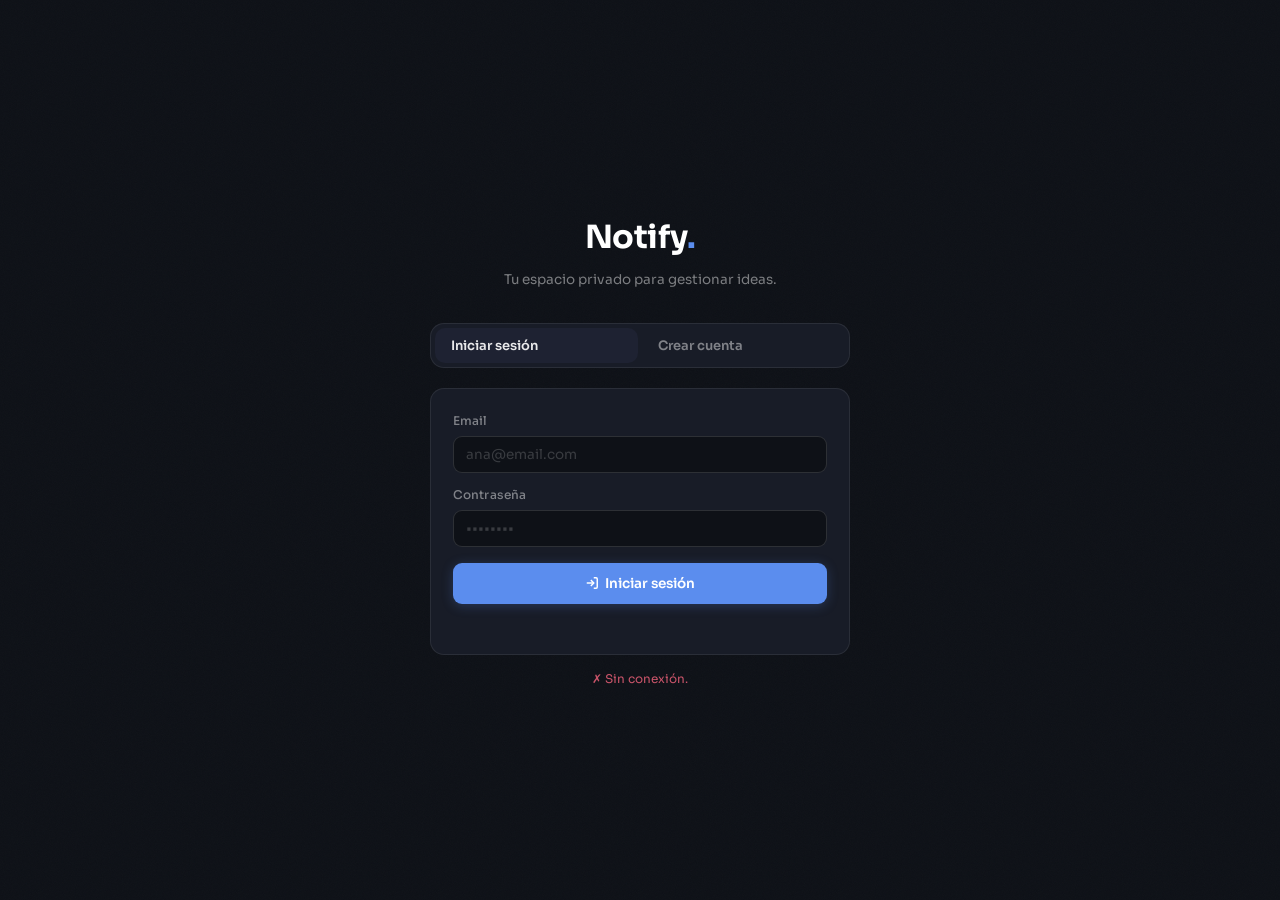
<file: index.html>
<!doctype html>
<html lang="es">
<head>
  <meta charset="utf-8" />
  <meta name="viewport" content="width=device-width,initial-scale=1" />
  <title>Notify</title>
  <link rel="preconnect" href="https://fonts.googleapis.com">
  <link rel="preconnect" href="https://fonts.gstatic.com" crossorigin>
  <link href="https://fonts.googleapis.com/css2?family=Sora:wght@300;400;500;600;700&family=JetBrains+Mono:wght@400;500&display=swap" rel="stylesheet">
  <link rel="stylesheet" href="./style.css" />
</head>
<body>
  <div class="noise"></div>

  <!-- AUTH -->
  <div id="pageAuth" class="page page-auth">
    <div class="auth-wrap">
      <div class="auth-brand">
        <h1>Notify<span class="dot">.</span></h1>
        <p class="muted">Tu espacio privado para gestionar ideas.</p>
      </div>
      <div class="auth-tabs">
        <button type="button" class="auth-tab active" id="tabLogin">Iniciar sesión</button>
        <button type="button" class="auth-tab" id="tabRegistro">Crear cuenta</button>
      </div>
      <div id="panelLogin" class="auth-panel">
        <label class="field"><span>Email</span>
          <input id="lEmail" type="email" placeholder="ana@email.com" autocomplete="email" />
        </label>
        <label class="field"><span>Contraseña</span>
          <input id="lPassword" type="password" placeholder="••••••••" autocomplete="current-password" />
        </label>
        <button type="button" id="btnLogin" class="btn-primary btn-full">
          <svg width="14" height="14" viewBox="0 0 24 24" fill="none" stroke="currentColor" stroke-width="2.5"><path d="M15 3h4a2 2 0 0 1 2 2v14a2 2 0 0 1-2 2h-4"/><polyline points="10 17 15 12 10 7"/><line x1="15" y1="12" x2="3" y2="12"/></svg>
          Iniciar sesión
        </button>
        <p id="msgLogin" class="msg" aria-live="polite"></p>
      </div>
      <div id="panelRegistro" class="auth-panel" style="display:none;">
        <label class="field"><span>Nombre</span>
          <input id="uNombre" type="text" placeholder="Ana García" autocomplete="name" />
        </label>
        <label class="field"><span>Email</span>
          <input id="uEmail" type="email" placeholder="ana@email.com" autocomplete="email" />
        </label>
        <label class="field"><span>Contraseña <em class="hint">mín. 6 caracteres</em></span>
          <input id="uPassword" type="password" placeholder="••••••••" autocomplete="new-password" />
        </label>
        <button type="button" id="btnCrearUsuario" class="btn-primary btn-full">
          <svg width="14" height="14" viewBox="0 0 24 24" fill="none" stroke="currentColor" stroke-width="2.5"><path d="M16 21v-2a4 4 0 0 0-4-4H6a4 4 0 0 0-4 4v2"/><circle cx="9" cy="7" r="4"/><line x1="19" y1="8" x2="19" y2="14"/><line x1="22" y1="11" x2="16" y2="11"/></svg>
          Crear cuenta
        </button>
        <p id="msgRegistro" class="msg" aria-live="polite"></p>
      </div>
      <p id="serverStatus" style="text-align:center;margin-top:14px;min-height:18px;font-size:12px;color:var(--muted);"></p>
    </div>
  </div>

  <!-- APP -->
  <div id="pageApp" class="page" style="display:none;">
    <header class="container">
      <div class="header-inner">
        <div>
          <h1>Notify<span class="dot">.</span></h1>
          <p class="muted">Tu espacio privado para gestionar ideas.</p>
        </div>
        <div class="header-right">
          <div class="header-badge" id="usuarioActivoBadge">Sin usuario</div>
          <button type="button" id="btnLogout" class="btn-ghost btn-sm">
            <svg width="13" height="13" viewBox="0 0 24 24" fill="none" stroke="currentColor" stroke-width="2.5"><path d="M9 21H5a2 2 0 0 1-2-2V5a2 2 0 0 1 2-2h4"/><polyline points="16 17 21 12 16 7"/><line x1="21" y1="12" x2="9" y2="12"/></svg>
            Salir
          </button>
        </div>
      </div>
    </header>

    <main class="container">
      <div class="grid">

        <!-- CREAR NOTA -->
        <section class="card">
          <div class="card-label">NUEVA NOTA</div>
          <form id="formNota">
            <label class="field"><span>Descripción</span>
              <textarea id="descripcion" placeholder="Escribe la nota, pega una URL... La IA lo clasificará automáticamente."></textarea>
            </label>
            <div class="row">
              <label class="field"><span>Prioridad <em class="hint">opcional</em></span>
                <select id="prioridad">
                  <option value="">Sin prioridad</option>
                  <option value="low">🟢 low</option>
                  <option value="medium">🟡 medium</option>
                  <option value="high">🔴 high</option>
                </select>
              </label>
              <label class="field"><span>Autor <em class="hint">opcional</em></span>
                <input id="autor" type="text" placeholder="Tu nombre" />
              </label>
            </div>
            <div class="ia-badge">
              <svg width="12" height="12" viewBox="0 0 24 24" fill="none" stroke="currentColor" stroke-width="2"><circle cx="12" cy="12" r="10"/><path d="M12 8v4l3 3"/></svg>
              Clasificación automática con IA · Transcripción Whisper · Scraping de links
            </div>
            <div class="btn-row">
              <button type="submit" class="btn-primary">
                <svg width="14" height="14" viewBox="0 0 24 24" fill="none" stroke="currentColor" stroke-width="2.5"><line x1="12" y1="5" x2="12" y2="19"/><line x1="5" y1="12" x2="19" y2="12"/></svg>
                Crear nota
              </button>
              <button type="button" id="btnAdjuntar" class="btn-ghost">
                <svg width="13" height="13" viewBox="0 0 24 24" fill="none" stroke="currentColor" stroke-width="2.5"><path d="M21.44 11.05l-9.19 9.19a6 6 0 0 1-8.49-8.49l9.19-9.19a4 4 0 0 1 5.66 5.66l-9.2 9.19a2 2 0 0 1-2.83-2.83l8.49-8.48"/></svg>
                Adjuntar
              </button>
              <button type="button" id="btnRecargar" class="btn-ghost">
                <svg width="13" height="13" viewBox="0 0 24 24" fill="none" stroke="currentColor" stroke-width="2.5"><path d="M23 4v6h-6"/><path d="M1 20v-6h6"/><path d="M3.51 9a9 9 0 0 1 14.85-3.36L23 10M1 14l4.64 4.36A9 9 0 0 0 20.49 15"/></svg>
                Recargar
              </button>
            </div>
            <!-- Input oculto: audio, pdf, txt -->
            <input type="file" id="inputArchivo" accept="audio/*,.mp3,.wav,.ogg,.m4a,.webm,.pdf,.txt,text/plain" style="display:none;" />
            <div id="archivoPreview" class="archivo-preview" style="display:none;">
              <div class="archivo-info">
                <span id="archivoIcono">📎</span>
                <span id="archivoNombre" class="archivo-nombre"></span>
                <span id="archivoTipo" class="pill"></span>
              </div>
              <button type="button" id="btnQuitarArchivo" class="btn-quitar">✕</button>
            </div>
            <p id="msg" class="msg" aria-live="polite"></p>
          </form>
        </section>

        <!-- NOTAS PENDIENTES -->
        <section class="card">
          <div class="card-header">
            <div class="card-label" style="margin-bottom:0;">⏳ PENDIENTES</div>
            <div class="counter-badge" id="contadorPendientes">0</div>
          </div>
          <div class="toolbar">
            <div class="search-wrap">
              <svg width="13" height="13" viewBox="0 0 24 24" fill="none" stroke="currentColor" stroke-width="2.5"><circle cx="11" cy="11" r="8"/><line x1="21" y1="21" x2="16.65" y2="16.65"/></svg>
              <input id="buscador" type="search" placeholder="Buscar..." />
            </div>
            <select id="filtroTipo" class="filter-select">
              <option value="">Todos</option>
              <option value="youtube">▶ youtube</option>
              <option value="audios">🎙 audios</option>
              <option value="links">🔗 links</option>
              <option value="viajes">✈️ viajes</option>
              <option value="recordatorios">🔔 recordatorios</option>
              <option value="codigo">&lt;/&gt; codigo</option>
              <option value="personal">👤 personal</option>
              <option value="trabajo">💼 trabajo</option>
              <option value="estudios">📚 estudios</option>
              <option value="salud">❤ salud</option>
              <option value="compra">🛒 compra</option>
              <option value="tareas">✓ tareas</option>
              <option value="ideas">💡 ideas</option>
              <option value="lectura">📖 lectura</option>
              <option value="peliculas_series">🎬 películas/series</option>
              <option value="eventos">📅 eventos</option>
              <option value="contactos">👥 contactos</option>
              <option value="recetas">🍳 recetas</option>
              <option value="musica">🎵 música</option>
              <option value="metas">🎯 metas</option>
              <option value="tecnologia">⚙ tecnología</option>
              <option value="inspiraciones">✨ inspiraciones</option>
              <option value="mapas_mentales">🗺 mapas mentales</option>
              <option value="flashcards">🃏 flashcards</option>
              <option value="proyectos">📐 proyectos</option>
              <option value="reflexiones">🪞 reflexiones</option>
              <option value="otras">• otras</option>
            </select>
            <select id="filtroPrioridad" class="filter-select filter-select-sm">
              <option value="">Prioridad</option>
              <option value="high">🔴 high</option>
              <option value="medium">🟡 medium</option>
              <option value="low">🟢 low</option>
            </select>
          </div>
          <div id="listaPendientes" class="lista"></div>
        </section>

        <!-- NOTAS PROCESADAS -->
        <section class="card">
          <div class="card-header">
            <div class="card-label" style="margin-bottom:0;">✓ PROCESADAS</div>
            <div class="counter-badge" id="contadorProcesadas">0</div>
          </div>
          <div class="toolbar">
            <div class="search-wrap">
              <svg width="13" height="13" viewBox="0 0 24 24" fill="none" stroke="currentColor" stroke-width="2.5"><circle cx="11" cy="11" r="8"/><line x1="21" y1="21" x2="16.65" y2="16.65"/></svg>
              <input id="buscadorProcesadas" type="search" placeholder="Buscar..." />
            </div>
            <select id="filtroTipoProcesadas" class="filter-select">
              <option value="">Todos</option>
              <option value="youtube">▶ youtube</option>
              <option value="audios">🎙 audios</option>
              <option value="links">🔗 links</option>
              <option value="viajes">✈️ viajes</option>
              <option value="recordatorios">🔔 recordatorios</option>
              <option value="codigo">&lt;/&gt; codigo</option>
              <option value="personal">👤 personal</option>
              <option value="trabajo">💼 trabajo</option>
              <option value="estudios">📚 estudios</option>
              <option value="salud">❤ salud</option>
              <option value="compra">🛒 compra</option>
              <option value="tareas">✓ tareas</option>
              <option value="ideas">💡 ideas</option>
              <option value="lectura">📖 lectura</option>
              <option value="peliculas_series">🎬 películas/series</option>
              <option value="eventos">📅 eventos</option>
              <option value="contactos">👥 contactos</option>
              <option value="recetas">🍳 recetas</option>
              <option value="musica">🎵 música</option>
              <option value="metas">🎯 metas</option>
              <option value="tecnologia">⚙ tecnología</option>
              <option value="inspiraciones">✨ inspiraciones</option>
              <option value="mapas_mentales">🗺 mapas mentales</option>
              <option value="flashcards">🃏 flashcards</option>
              <option value="proyectos">📐 proyectos</option>
              <option value="reflexiones">🪞 reflexiones</option>
              <option value="otras">• otras</option>
            </select>
            <select id="filtroPrioridadProcesadas" class="filter-select filter-select-sm">
              <option value="">Prioridad</option>
              <option value="high">🔴 high</option>
              <option value="medium">🟡 medium</option>
              <option value="low">🟢 low</option>
            </select>
          </div>
          <div id="listaProcesadas" class="lista"></div>
        </section>

      </div>
    </main>

    <footer class="container footer">
      <span class="muted mono">Notify v5 — FastAPI + Whisper + IA</span>
    </footer>
  </div>

  <!-- MODAL PROCESAR NOTA -->
  <div id="modalProcesar" class="modal-overlay" style="display:none;">
    <div class="modal">
      <div class="modal-header">
        <div class="modal-title">Procesar nota</div>
        <button type="button" id="modalCerrar" class="btn-quitar">✕</button>
      </div>
      <div class="modal-desc" id="modalDescripcion"></div>
      <div class="modal-ia"><span class="pill pill-ia" id="modalIaMotivo"></span></div>
      <label class="field" style="margin-top:16px;"><span>Categoría principal</span>
        <select id="modalCategoria" class="filter-select" style="width:100%;">
          <option value="youtube">▶ youtube</option>
          <option value="audios">🎙 audios</option>
          <option value="links">🔗 links</option>
          <option value="viajes">✈️ viajes</option>
          <option value="recordatorios">🔔 recordatorios</option>
          <option value="codigo">&lt;/&gt; codigo</option>
          <option value="personal">👤 personal</option>
          <option value="trabajo">💼 trabajo</option>
          <option value="estudios">📚 estudios</option>
          <option value="salud">❤ salud</option>
          <option value="compra">🛒 compra</option>
          <option value="tareas">✓ tareas</option>
          <option value="ideas">💡 ideas</option>
          <option value="lectura">📖 lectura</option>
          <option value="peliculas_series">🎬 películas/series</option>
          <option value="eventos">📅 eventos</option>
          <option value="contactos">👥 contactos</option>
          <option value="recetas">🍳 recetas</option>
          <option value="musica">🎵 música</option>
          <option value="metas">🎯 metas</option>
          <option value="tecnologia">⚙ tecnología</option>
          <option value="inspiraciones">✨ inspiraciones</option>
          <option value="mapas_mentales">🗺 mapas mentales</option>
          <option value="flashcards">🃏 flashcards</option>
          <option value="proyectos">📐 proyectos</option>
          <option value="reflexiones">🪞 reflexiones</option>
          <option value="otras">• otras</option>
        </select>
      </label>
      <label class="field" style="margin-top:12px;"><span>Prioridad</span>
        <select id="modalPrioridad" class="filter-select" style="width:100%;">
          <option value="">Sin prioridad</option>
          <option value="low">🟢 low</option>
          <option value="medium">🟡 medium</option>
          <option value="high">🔴 high</option>
        </select>
      </label>
      <div class="modal-actions">
        <button type="button" id="btnAceptarIA" class="btn-ghost">Aceptar categoría IA</button>
        <button type="button" id="btnConfirmarProcesar" class="btn-primary">
          <svg width="13" height="13" viewBox="0 0 24 24" fill="none" stroke="currentColor" stroke-width="2.5"><polyline points="20 6 9 17 4 12"/></svg>
          Confirmar y procesar
        </button>
      </div>
      <p id="modalMsg" class="msg"></p>
    </div>
  </div>

  <script src="./app.js"></script>
</body>
</html>
</file>
<file: style.css>
:root {
  --bg:#0e1117; --bg2:#13161f; --card:#181c27; --card2:#1e2232;
  --border:rgba(255,255,255,.08); --border2:rgba(255,255,255,.13);
  --text:rgba(255,255,255,.90); --muted:rgba(255,255,255,.45);
  --accent:#5b8dee; --accent2:#3b6cd4; --danger:#e05c73;
  --success:#4ade80; --label:rgba(255,255,255,.22);
  --radius:14px; --radius-sm:9px;
}
*,*::before,*::after{box-sizing:border-box;margin:0;padding:0;}
html,body{height:100%;}
body{font-family:'Sora',system-ui,sans-serif;background:var(--bg);color:var(--text);font-size:14px;line-height:1.6;min-height:100vh;}
.noise{pointer-events:none;position:fixed;inset:0;z-index:0;opacity:.025;background-image:url("data:image/svg+xml,%3Csvg viewBox='0 0 256 256' xmlns='http://www.w3.org/2000/svg'%3E%3Cfilter id='noise'%3E%3CfeTurbulence type='fractalNoise' baseFrequency='0.9' numOctaves='4' stitchTiles='stitch'/%3E%3C/filter%3E%3Crect width='100%25' height='100%25' filter='url(%23noise)'/%3E%3C/svg%3E");background-size:200px 200px;}
.page{position:relative;z-index:1;animation:fadeIn .25s ease;}
@keyframes fadeIn{from{opacity:0;transform:translateY(6px);}to{opacity:1;transform:translateY(0);}}
.page-auth{display:flex;align-items:center;justify-content:center;min-height:100vh;padding:24px 16px;}
.auth-wrap{width:100%;max-width:420px;}
.auth-brand{text-align:center;margin-bottom:32px;}
.auth-brand h1{font-size:32px;font-weight:700;letter-spacing:-.5px;color:#fff;}
.auth-brand .muted{margin-top:6px;font-size:13.5px;}
.auth-tabs{display:flex;background:var(--card);border:1px solid var(--border);border-radius:var(--radius);padding:4px;gap:4px;margin-bottom:20px;}
.auth-tab{flex:1;background:transparent;border:none;border-radius:10px;color:var(--muted);font-family:'Sora',system-ui,sans-serif;font-size:13px;font-weight:600;padding:9px 16px;cursor:pointer;transition:background .18s,color .18s;}
.auth-tab.active{background:var(--card2);color:var(--text);}
.auth-tab:hover:not(.active){color:rgba(255,255,255,.7);}
.auth-panel{background:var(--card);border:1px solid var(--border);border-radius:var(--radius);padding:22px;display:flex;flex-direction:column;gap:0;}
.container{position:relative;z-index:1;width:min(1200px,calc(100% - 32px));margin:0 auto;}
header.container{padding:28px 0 6px;}
main.container{padding-bottom:20px;}
.header-inner{display:flex;align-items:center;justify-content:space-between;gap:12px;padding-bottom:20px;border-bottom:1px solid var(--border);}
.header-right{display:flex;align-items:center;gap:10px;}
h1{font-size:26px;font-weight:700;letter-spacing:-.5px;color:#fff;}
h1 .dot{color:var(--accent);}
.muted{color:var(--muted);font-size:13px;margin-top:2px;}
.header-badge{font-family:'JetBrains Mono',monospace;font-size:11px;color:var(--accent);background:rgba(91,141,238,.10);border:1px solid rgba(91,141,238,.25);border-radius:999px;padding:5px 14px;white-space:nowrap;letter-spacing:.3px;}
.card{background:var(--card);border:1px solid var(--border);border-radius:var(--radius);padding:20px 22px;position:relative;}
.card-label{font-family:'JetBrains Mono',monospace;font-size:10px;font-weight:500;letter-spacing:1.5px;color:var(--label);text-transform:uppercase;margin-bottom:16px;}
.card-header{display:flex;align-items:center;justify-content:space-between;margin-bottom:14px;}
.grid{display:grid;grid-template-columns:1fr 1fr 1fr;gap:14px;margin-top:16px;}
@media(max-width:1100px){.grid{grid-template-columns:1fr 1fr;}}
@media(max-width:700px){.grid{grid-template-columns:1fr;}}
.field{display:block;margin-bottom:12px;}
.field>span{display:block;font-size:12px;font-weight:500;color:var(--muted);margin-bottom:6px;letter-spacing:.1px;}
input,select,textarea{width:100%;background:var(--bg);border:1px solid var(--border2);border-radius:var(--radius-sm);color:var(--text);font-family:'Sora',system-ui,sans-serif;font-size:13.5px;padding:9px 12px;outline:none;transition:border-color .18s,box-shadow .18s;appearance:none;-webkit-appearance:none;}
input::placeholder,textarea::placeholder{color:rgba(255,255,255,.18);}
input:focus,select:focus,textarea:focus{border-color:rgba(91,141,238,.55);box-shadow:0 0 0 3px rgba(91,141,238,.10);}
textarea{min-height:110px;resize:vertical;line-height:1.55;}
select{background-image:url("data:image/svg+xml,%3Csvg xmlns='http://www.w3.org/2000/svg' width='12' height='12' viewBox='0 0 24 24' fill='none' stroke='rgba(255,255,255,.35)' stroke-width='2.5'%3E%3Cpolyline points='6 9 12 15 18 9'/%3E%3C/svg%3E");background-repeat:no-repeat;background-position:right 10px center;padding-right:30px;}
.row{display:grid;grid-template-columns:1fr 1fr;gap:12px;}
.hint{font-style:normal;font-size:11px;color:rgba(255,255,255,.22);font-weight:400;}
.btn-row{display:flex;gap:8px;margin-top:4px;flex-wrap:wrap;}
button{display:inline-flex;align-items:center;gap:6px;font-family:'Sora',system-ui,sans-serif;font-size:13px;font-weight:600;border-radius:var(--radius-sm);padding:9px 16px;cursor:pointer;border:1px solid transparent;transition:background .18s,border-color .18s,transform .1s,box-shadow .18s;white-space:nowrap;}
.btn-primary{background:var(--accent);color:#fff;border-color:transparent;box-shadow:0 2px 12px rgba(91,141,238,.25);}
.btn-primary:hover{background:var(--accent2);box-shadow:0 4px 18px rgba(91,141,238,.35);transform:translateY(-1px);}
.btn-primary:active{transform:translateY(0);}
.btn-full{width:100%;justify-content:center;padding:11px 16px;font-size:13.5px;margin-top:4px;}
.btn-ghost{background:rgba(255,255,255,.05);color:var(--muted);border-color:var(--border2);}
.btn-ghost:hover{background:rgba(255,255,255,.09);color:var(--text);border-color:rgba(255,255,255,.18);}
.btn-sm{font-size:12px;padding:6px 12px;}
button.danger{display:inline-flex;align-items:center;gap:4px;font-size:12px;font-weight:600;padding:6px 12px;background:rgba(224,92,115,.08);color:var(--danger);border:1px solid rgba(224,92,115,.22);border-radius:var(--radius-sm);font-family:'Sora',system-ui,sans-serif;cursor:pointer;transition:background .16s,border-color .16s,transform .1s;}
button.danger:hover{background:rgba(224,92,115,.16);border-color:rgba(224,92,115,.4);transform:translateY(-1px);}
.counter-badge{font-family:'JetBrains Mono',monospace;font-size:11px;min-width:24px;height:24px;display:inline-flex;align-items:center;justify-content:center;border-radius:999px;background:rgba(255,255,255,.07);border:1px solid var(--border2);color:var(--muted);padding:0 7px;}
.toolbar{display:flex;gap:10px;margin-bottom:14px;flex-wrap:wrap;}
.search-wrap{flex:1;min-width:120px;position:relative;display:flex;align-items:center;}
.search-wrap svg{position:absolute;left:11px;color:var(--muted);pointer-events:none;}
.search-wrap input{padding-left:32px;}
.filter-select{width:auto;min-width:110px;}
.filter-select-sm{min-width:90px;font-size:12px;}
.msg{min-height:18px;font-size:12.5px;color:var(--muted);margin-top:10px;}
.lista{display:flex;flex-direction:column;gap:8px;max-height:520px;overflow-y:auto;padding-right:4px;}
.lista::-webkit-scrollbar{width:4px;}
.lista::-webkit-scrollbar-track{background:transparent;}
.lista::-webkit-scrollbar-thumb{background:rgba(255,255,255,.10);border-radius:99px;}
.item{background:var(--bg2);border:1px solid var(--border);border-radius:var(--radius-sm);padding:12px 14px;transition:border-color .15s;}
.item:hover{border-color:var(--border2);}
.itemTop{display:flex;align-items:flex-start;justify-content:space-between;gap:12px;}
.itemTitle{display:flex;flex-direction:column;gap:7px;min-width:0;}
.desc{color:var(--text);white-space:pre-wrap;line-height:1.45;font-size:13.5px;word-break:break-word;}
.meta{display:flex;flex-wrap:wrap;gap:6px;}
.pill{font-family:'JetBrains Mono',monospace;font-size:10.5px;color:var(--muted);background:rgba(255,255,255,.04);border:1px solid var(--border);border-radius:999px;padding:3px 9px;white-space:nowrap;}
.archivo-preview{display:flex;align-items:center;justify-content:space-between;background:rgba(91,141,238,.07);border:1px solid rgba(91,141,238,.22);border-radius:var(--radius-sm);padding:8px 12px;margin-top:10px;gap:10px;}
.archivo-info{display:flex;align-items:center;gap:8px;min-width:0;}
.archivo-nombre{font-family:'JetBrains Mono',monospace;font-size:11.5px;color:var(--text);overflow:hidden;text-overflow:ellipsis;white-space:nowrap;max-width:200px;}
.btn-quitar{background:transparent;border:none;color:var(--muted);font-size:13px;padding:2px 6px;cursor:pointer;border-radius:4px;flex-shrink:0;transition:color .15s;}
.btn-quitar:hover{color:var(--danger);}
.audio-player{width:100%;margin-top:10px;height:36px;border-radius:var(--radius-sm);accent-color:var(--accent);filter:invert(1) hue-rotate(180deg) brightness(.85);}
.pdf-link{display:inline-flex;align-items:center;gap:5px;margin-top:10px;font-family:'JetBrains Mono',monospace;font-size:11px;color:var(--accent);background:rgba(91,141,238,.08);border:1px solid rgba(91,141,238,.22);border-radius:999px;padding:4px 12px;text-decoration:none;transition:background .15s;}
.pdf-link:hover{background:rgba(91,141,238,.16);}
.footer{padding:14px 0 24px;border-top:1px solid var(--border);}
.mono{font-family:'JetBrains Mono',monospace;font-size:11px;}
.pill-tipo{font-size:11px;font-weight:600;padding:3px 10px;letter-spacing:.2px;}
.pill-ia{font-size:10px;color:rgba(255,255,255,.28);background:transparent;border-color:rgba(255,255,255,.06);font-style:italic;}
.ia-badge{display:inline-flex;align-items:center;gap:5px;font-family:'JetBrains Mono',monospace;font-size:10.5px;color:var(--accent);background:rgba(91,141,238,.08);border:1px solid rgba(91,141,238,.20);border-radius:999px;padding:4px 10px;margin-bottom:12px;}
.item-procesada{opacity:.82;border-color:rgba(74,222,128,.12);}
.item-procesada .desc{color:rgba(255,255,255,.7);}
.pill-lock{font-size:10px;color:rgba(74,222,128,.7);background:rgba(74,222,128,.06);border-color:rgba(74,222,128,.18);}
.btn-actions{display:flex;flex-direction:column;gap:6px;flex-shrink:0;}
.btn-procesar{display:inline-flex;align-items:center;gap:5px;font-size:12px;font-weight:600;padding:6px 12px;background:rgba(91,141,238,.10);color:var(--accent);border:1px solid rgba(91,141,238,.28);border-radius:var(--radius-sm);font-family:'Sora',system-ui,sans-serif;cursor:pointer;white-space:nowrap;transition:background .16s,border-color .16s,transform .1s;}
.btn-procesar:hover{background:rgba(91,141,238,.20);border-color:rgba(91,141,238,.5);transform:translateY(-1px);}
.modal-overlay{position:fixed;inset:0;z-index:100;background:rgba(0,0,0,.65);display:flex;align-items:center;justify-content:center;padding:20px;backdrop-filter:blur(4px);animation:fadeIn .18s ease;}
.modal{background:var(--card);border:1px solid var(--border2);border-radius:var(--radius);padding:24px;width:100%;max-width:480px;box-shadow:0 24px 64px rgba(0,0,0,.55);}
.modal-header{display:flex;align-items:center;justify-content:space-between;margin-bottom:16px;}
.modal-title{font-size:15px;font-weight:700;color:var(--text);letter-spacing:-.2px;}
.modal-desc{font-size:13.5px;color:var(--text);background:var(--bg2);border:1px solid var(--border);border-radius:var(--radius-sm);padding:10px 13px;white-space:pre-wrap;word-break:break-word;line-height:1.5;max-height:120px;overflow-y:auto;}
.modal-ia{margin-top:10px;}
.modal-actions{display:flex;gap:8px;margin-top:20px;flex-wrap:wrap;justify-content:flex-end;}
.resumen-wrap{margin-top:10px;border-top:1px solid var(--border);padding-top:10px;}
.btn-resumen{display:inline-flex;align-items:center;gap:5px;font-size:11.5px;font-weight:600;padding:5px 12px;background:rgba(234,179,8,.07);color:rgba(234,179,8,.85);border:1px solid rgba(234,179,8,.22);border-radius:var(--radius-sm);font-family:'Sora',system-ui,sans-serif;cursor:pointer;transition:background .16s,border-color .16s;white-space:nowrap;}
.btn-resumen:hover{background:rgba(234,179,8,.14);border-color:rgba(234,179,8,.4);}
.resumen-body{margin-top:10px;background:rgba(234,179,8,.04);border:1px solid rgba(234,179,8,.12);border-radius:var(--radius-sm);padding:12px 14px;animation:fadeIn .2s ease;}
.resumen-loading{display:flex;align-items:center;gap:8px;font-size:12.5px;color:var(--muted);}
.resumen-spinner{display:inline-block;width:13px;height:13px;border:2px solid rgba(255,255,255,.12);border-top-color:rgba(234,179,8,.7);border-radius:50%;animation:spin .7s linear infinite;flex-shrink:0;}
@keyframes spin{to{transform:rotate(360deg);}}
.resumen-text{font-size:13px;color:rgba(255,255,255,.82);line-height:1.6;margin:0 0 10px 0;}
.resumen-puntos-label{font-family:'JetBrains Mono',monospace;font-size:10px;font-weight:600;letter-spacing:1px;color:rgba(234,179,8,.6);text-transform:uppercase;margin-bottom:6px;}
.resumen-puntos{list-style:none;display:flex;flex-direction:column;gap:5px;padding:0;margin:0;}
.resumen-puntos li{font-size:12.5px;color:rgba(255,255,255,.72);padding-left:14px;position:relative;line-height:1.5;}
.resumen-puntos li::before{content:"▸";position:absolute;left:0;color:rgba(234,179,8,.6);font-size:10px;top:2px;}
.resumen-error{font-size:12.5px;color:var(--danger);margin:0;}
.pill-prio{font-size:11px;font-weight:700;padding:3px 10px;letter-spacing:.2px;}
.pill-prio-high{background:rgba(239,68,68,.14);border-color:rgba(239,68,68,.35);color:rgba(252,165,165,.95);}
.pill-prio-medium{background:rgba(234,179,8,.12);border-color:rgba(234,179,8,.32);color:rgba(253,224,71,.95);}
.pill-prio-low{background:rgba(34,197,94,.10);border-color:rgba(34,197,94,.28);color:rgba(134,239,172,.95);}
</file>
